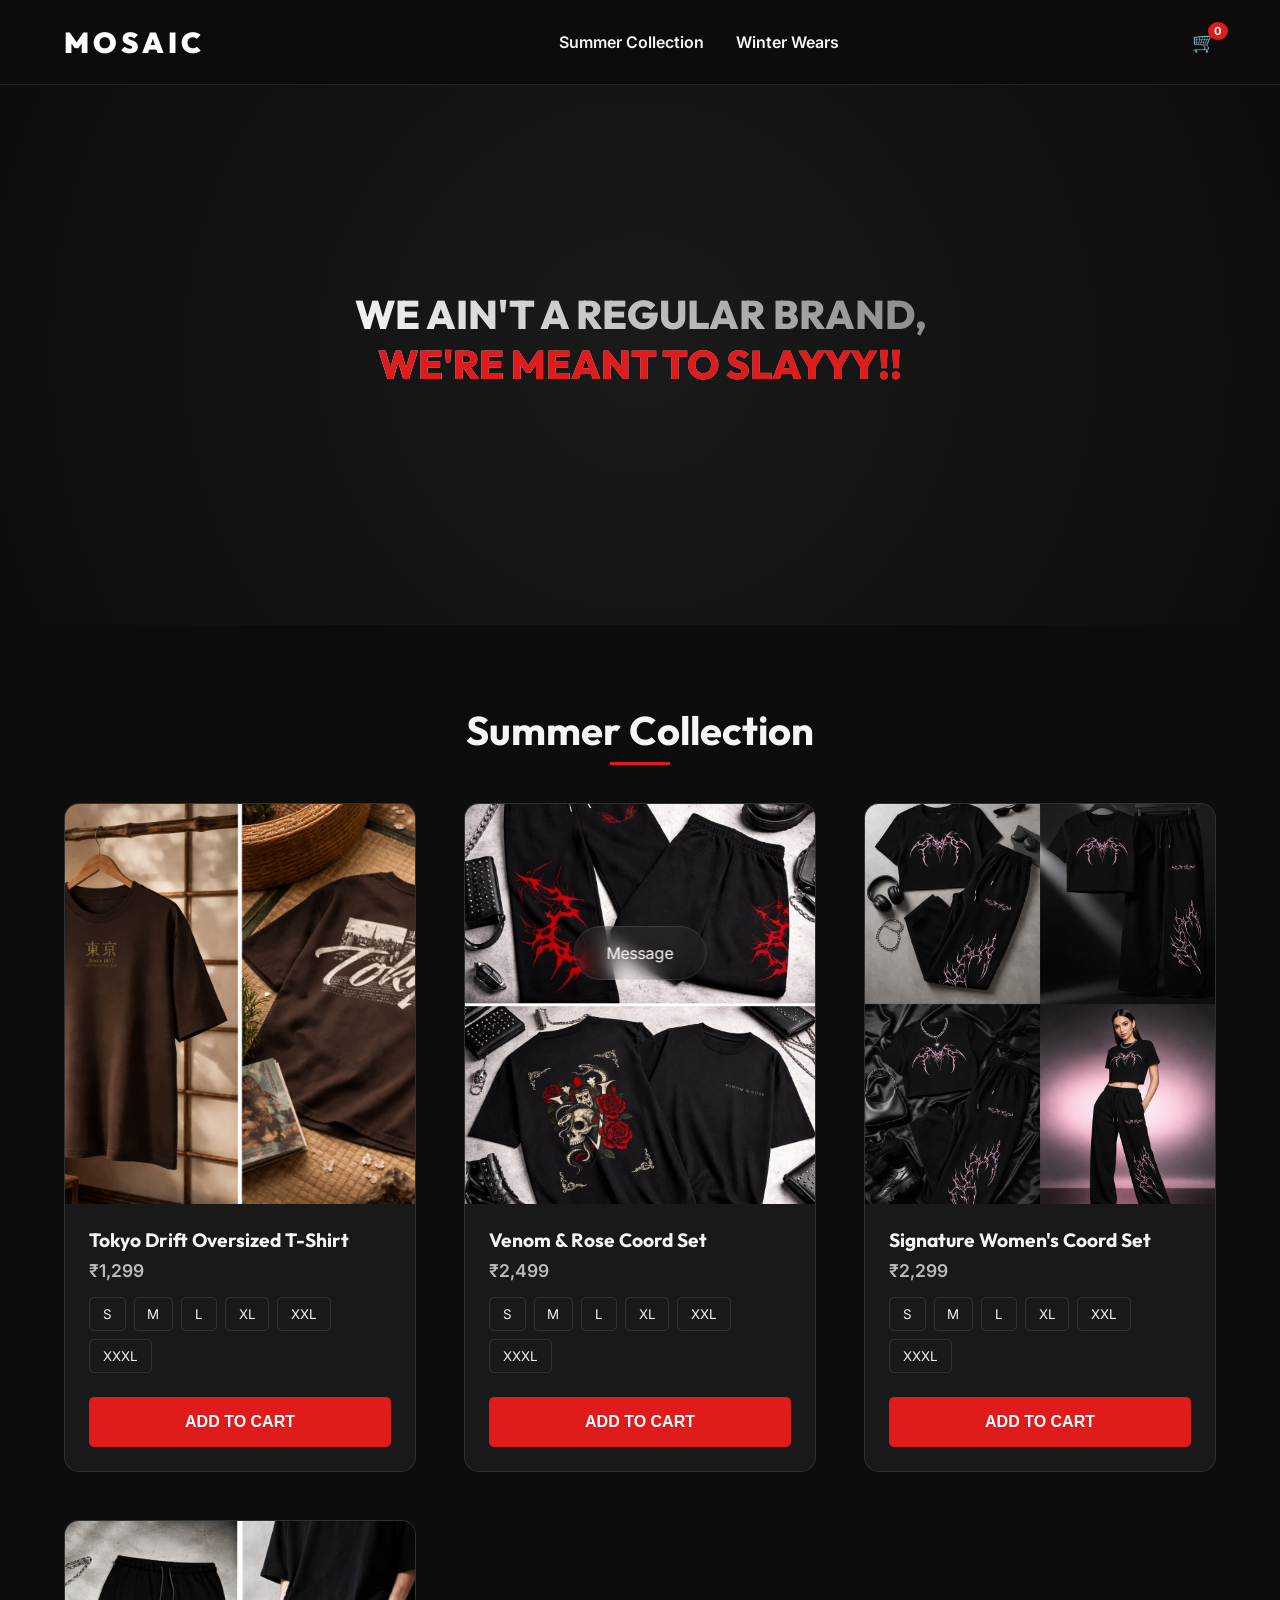
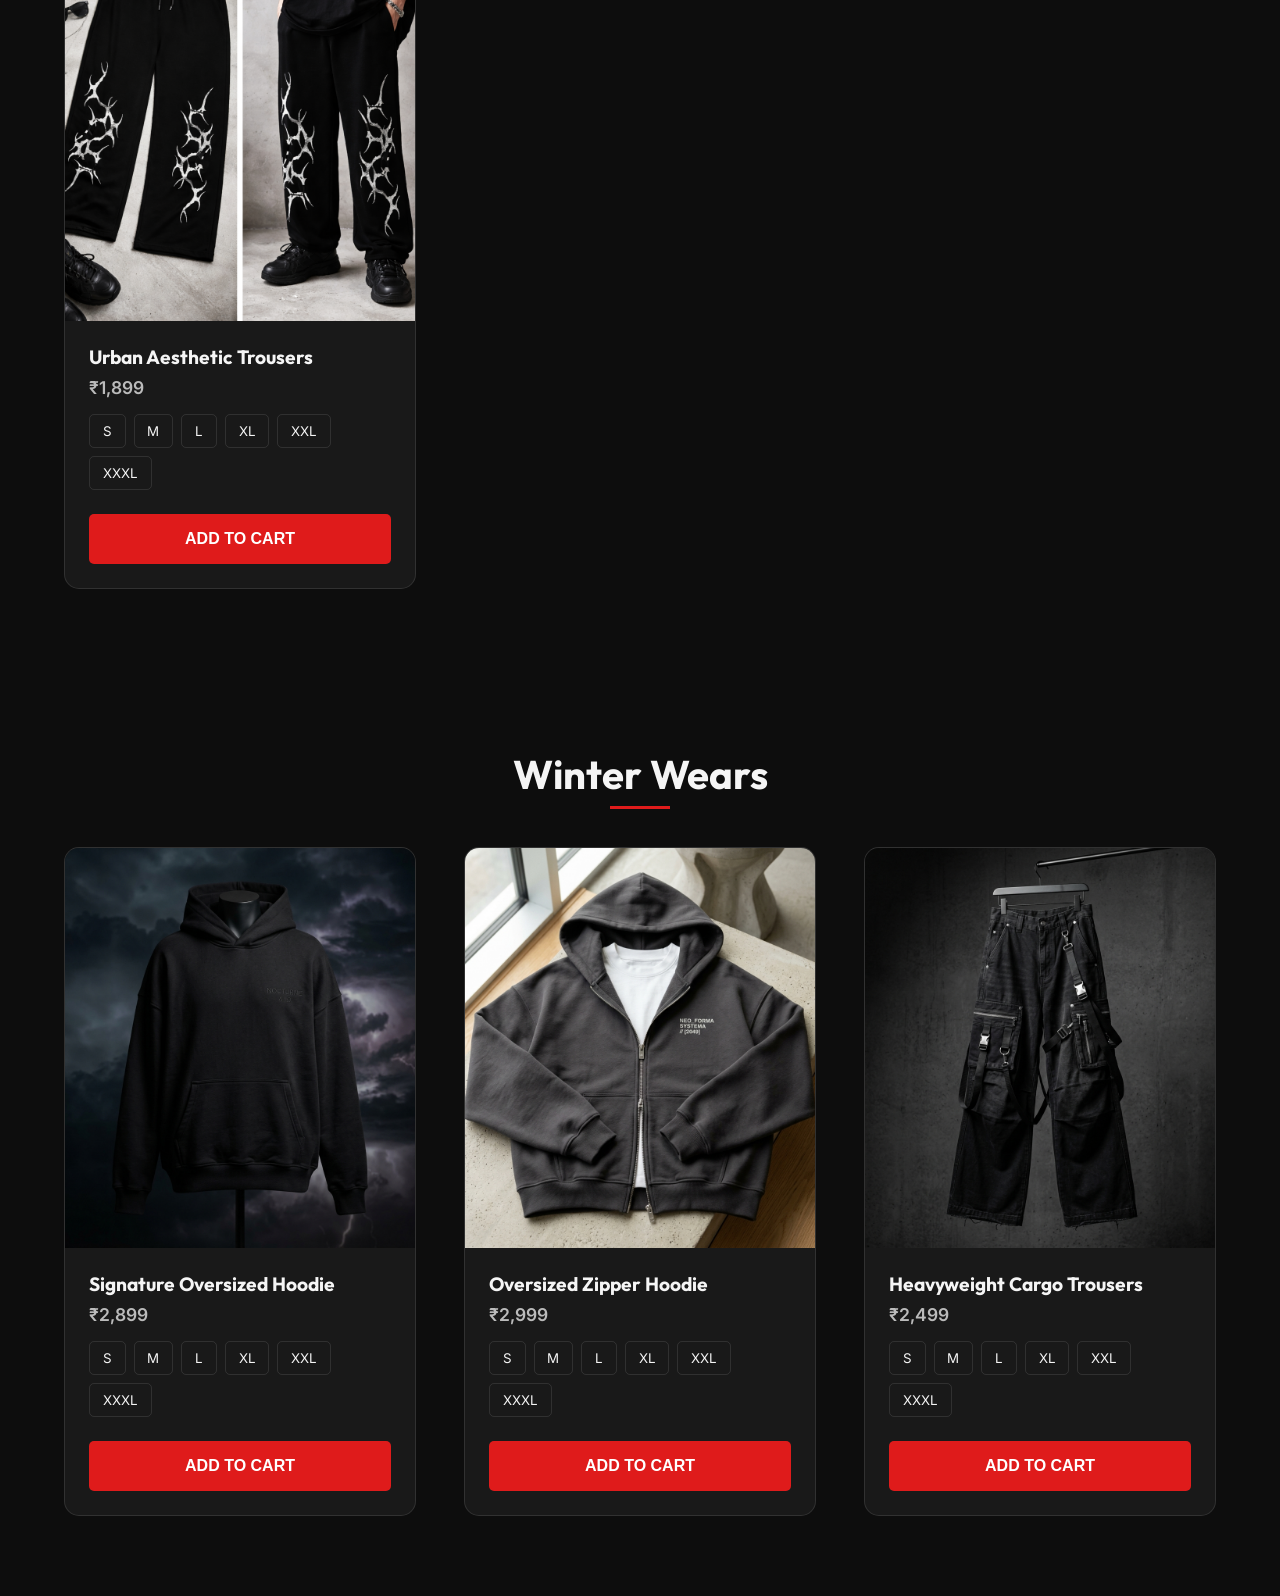
<file: mosaic/index.html>
<!DOCTYPE html>
<html lang="en">
<head>
    <meta charset="UTF-8">
    <meta name="viewport" content="width=device-width, initial-scale=1.0">
    <title>MOSAIC | Home</title>
    <link rel="stylesheet" href="css/style.css">
</head>
<body>
    <nav class="navbar">
        <div class="logo">MOSAIC</div>
        <div class="nav-links">
            <a href="#summer">Summer Collection</a>
            <a href="#winter">Winter Wears</a>
        </div>
        <div class="cart-icon" id="cart-icon">
            🛒 <span class="cart-count" id="cart-count">0</span>
        </div>
    </nav>

    <header class="hero">
        <h1 class="slogan">we ain't a regular brand,<br><span class="accent-text">we're meant to slayyy!!</span></h1>
    </header>

    <main>
        <!-- Summer Collection -->
        <section id="summer" class="collection-section">
            <h2 class="section-title">Summer Collection</h2>
            <div class="product-grid">
                
                <!-- Product 1 -->
                <div class="product-card" data-id="p1">
                    <div class="product-img-container">
                        <img src="images/Tokyo Drift Oversized Tshirt.png" alt="Tokyo Drift Oversized Tshirt" class="product-img">
                    </div>
                    <div class="product-info">
                        <h3 class="product-name">Tokyo Drift Oversized T-Shirt</h3>
                        <p class="product-price">₹1,299</p>
                        <div class="size-selector">
                            <button class="size-btn" data-size="S">S</button>
                            <button class="size-btn" data-size="M">M</button>
                            <button class="size-btn" data-size="L">L</button>
                            <button class="size-btn" data-size="XL">XL</button>
                            <button class="size-btn" data-size="XXL">XXL</button>
                            <button class="size-btn" data-size="XXXL">XXXL</button>
                        </div>
                        <button class="add-to-cart-btn">Add to Cart</button>
                    </div>
                </div>

                <!-- Product 2 -->
                <div class="product-card" data-id="p2">
                    <div class="product-img-container">
                        <img src="images/VENOM AND ROSE COORD SET.png" alt="Venom and Rose Coord Set" class="product-img">
                    </div>
                    <div class="product-info">
                        <h3 class="product-name">Venom & Rose Coord Set</h3>
                        <p class="product-price">₹2,499</p>
                        <div class="size-selector">
                            <button class="size-btn" data-size="S">S</button>
                            <button class="size-btn" data-size="M">M</button>
                            <button class="size-btn" data-size="L">L</button>
                            <button class="size-btn" data-size="XL">XL</button>
                            <button class="size-btn" data-size="XXL">XXL</button>
                            <button class="size-btn" data-size="XXXL">XXXL</button>
                        </div>
                        <button class="add-to-cart-btn">Add to Cart</button>
                    </div>
                </div>

                <!-- Product 3 -->
                <div class="product-card" data-id="p3">
                    <div class="product-img-container">
                        <img src="images/Women Coordset.jpeg" alt="Women Coordset" class="product-img">
                    </div>
                    <div class="product-info">
                        <h3 class="product-name">Signature Women's Coord Set</h3>
                        <p class="product-price">₹2,299</p>
                        <div class="size-selector">
                            <button class="size-btn" data-size="S">S</button>
                            <button class="size-btn" data-size="M">M</button>
                            <button class="size-btn" data-size="L">L</button>
                            <button class="size-btn" data-size="XL">XL</button>
                            <button class="size-btn" data-size="XXL">XXL</button>
                            <button class="size-btn" data-size="XXXL">XXXL</button>
                        </div>
                        <button class="add-to-cart-btn">Add to Cart</button>
                    </div>
                </div>

                <!-- Product 4 -->
                <div class="product-card" data-id="p4">
                    <div class="product-img-container">
                        <img src="images/Urban streetwear aesthetic in focus.png" alt="Summer Trousers" class="product-img">
                    </div>
                    <div class="product-info">
                        <h3 class="product-name">Urban Aesthetic Trousers</h3>
                        <p class="product-price">₹1,899</p>
                        <div class="size-selector">
                            <button class="size-btn" data-size="S">S</button>
                            <button class="size-btn" data-size="M">M</button>
                            <button class="size-btn" data-size="L">L</button>
                            <button class="size-btn" data-size="XL">XL</button>
                            <button class="size-btn" data-size="XXL">XXL</button>
                            <button class="size-btn" data-size="XXXL">XXXL</button>
                        </div>
                        <button class="add-to-cart-btn">Add to Cart</button>
                    </div>
                </div>

            </div>
        </section>

        <!-- Winter Wears -->
        <section id="winter" class="collection-section">
            <h2 class="section-title">Winter Wears</h2>
            <div class="product-grid">

                <!-- Product 5 -->
                <div class="product-card" data-id="p5">
                    <div class="product-img-container">
                        <img src="images/oversized_hoodie_1776276939741.png" alt="Oversized Hoodie" class="product-img">
                    </div>
                    <div class="product-info">
                        <h3 class="product-name">Signature Oversized Hoodie</h3>
                        <p class="product-price">₹2,899</p>
                        <div class="size-selector">
                            <button class="size-btn" data-size="S">S</button>
                            <button class="size-btn" data-size="M">M</button>
                            <button class="size-btn" data-size="L">L</button>
                            <button class="size-btn" data-size="XL">XL</button>
                            <button class="size-btn" data-size="XXL">XXL</button>
                            <button class="size-btn" data-size="XXXL">XXXL</button>
                        </div>
                        <button class="add-to-cart-btn">Add to Cart</button>
                    </div>
                </div>

                <!-- Product 6 -->
                <div class="product-card" data-id="p6">
                    <div class="product-img-container">
                        <img src="images/zipper_hoodie_1776276965808.png" alt="Zipper Hoodie" class="product-img">
                    </div>
                    <div class="product-info">
                        <h3 class="product-name">Oversized Zipper Hoodie</h3>
                        <p class="product-price">₹2,999</p>
                        <div class="size-selector">
                            <button class="size-btn" data-size="S">S</button>
                            <button class="size-btn" data-size="M">M</button>
                            <button class="size-btn" data-size="L">L</button>
                            <button class="size-btn" data-size="XL">XL</button>
                            <button class="size-btn" data-size="XXL">XXL</button>
                            <button class="size-btn" data-size="XXXL">XXXL</button>
                        </div>
                        <button class="add-to-cart-btn">Add to Cart</button>
                    </div>
                </div>

                <!-- Product 7 -->
                <div class="product-card" data-id="p7">
                    <div class="product-img-container">
                        <img src="images/streetwear_trousers_1776277088946.png" alt="Winter Trousers" class="product-img">
                    </div>
                    <div class="product-info">
                        <h3 class="product-name">Heavyweight Cargo Trousers</h3>
                        <p class="product-price">₹2,499</p>
                        <div class="size-selector">
                            <button class="size-btn" data-size="S">S</button>
                            <button class="size-btn" data-size="M">M</button>
                            <button class="size-btn" data-size="L">L</button>
                            <button class="size-btn" data-size="XL">XL</button>
                            <button class="size-btn" data-size="XXL">XXL</button>
                            <button class="size-btn" data-size="XXXL">XXXL</button>
                        </div>
                        <button class="add-to-cart-btn">Add to Cart</button>
                    </div>
                </div>

            </div>
        </section>
    </main>

    <!-- Cart Overlay Structure -->
    <div class="cart-overlay" id="cart-overlay">
        <div class="cart-header">
            <h3>Your Cart</h3>
            <button class="close-cart" id="close-cart">&times;</button>
        </div>
        <div class="cart-items" id="cart-items">
            <!-- Items dynamically injected here -->
        </div>
        <div class="cart-footer">
            <div class="cart-total">
                <span>Total:</span>
                <span id="cart-total-price">₹0</span>
            </div>
            <button class="btn-primary" id="checkout-btn" style="width: 100%;">Proceed to Buy</button>
        </div>
    </div>

    <div class="toast" id="toast">Message</div>

    <script src="js/cart.js"></script>
</body>
</html>
</file>
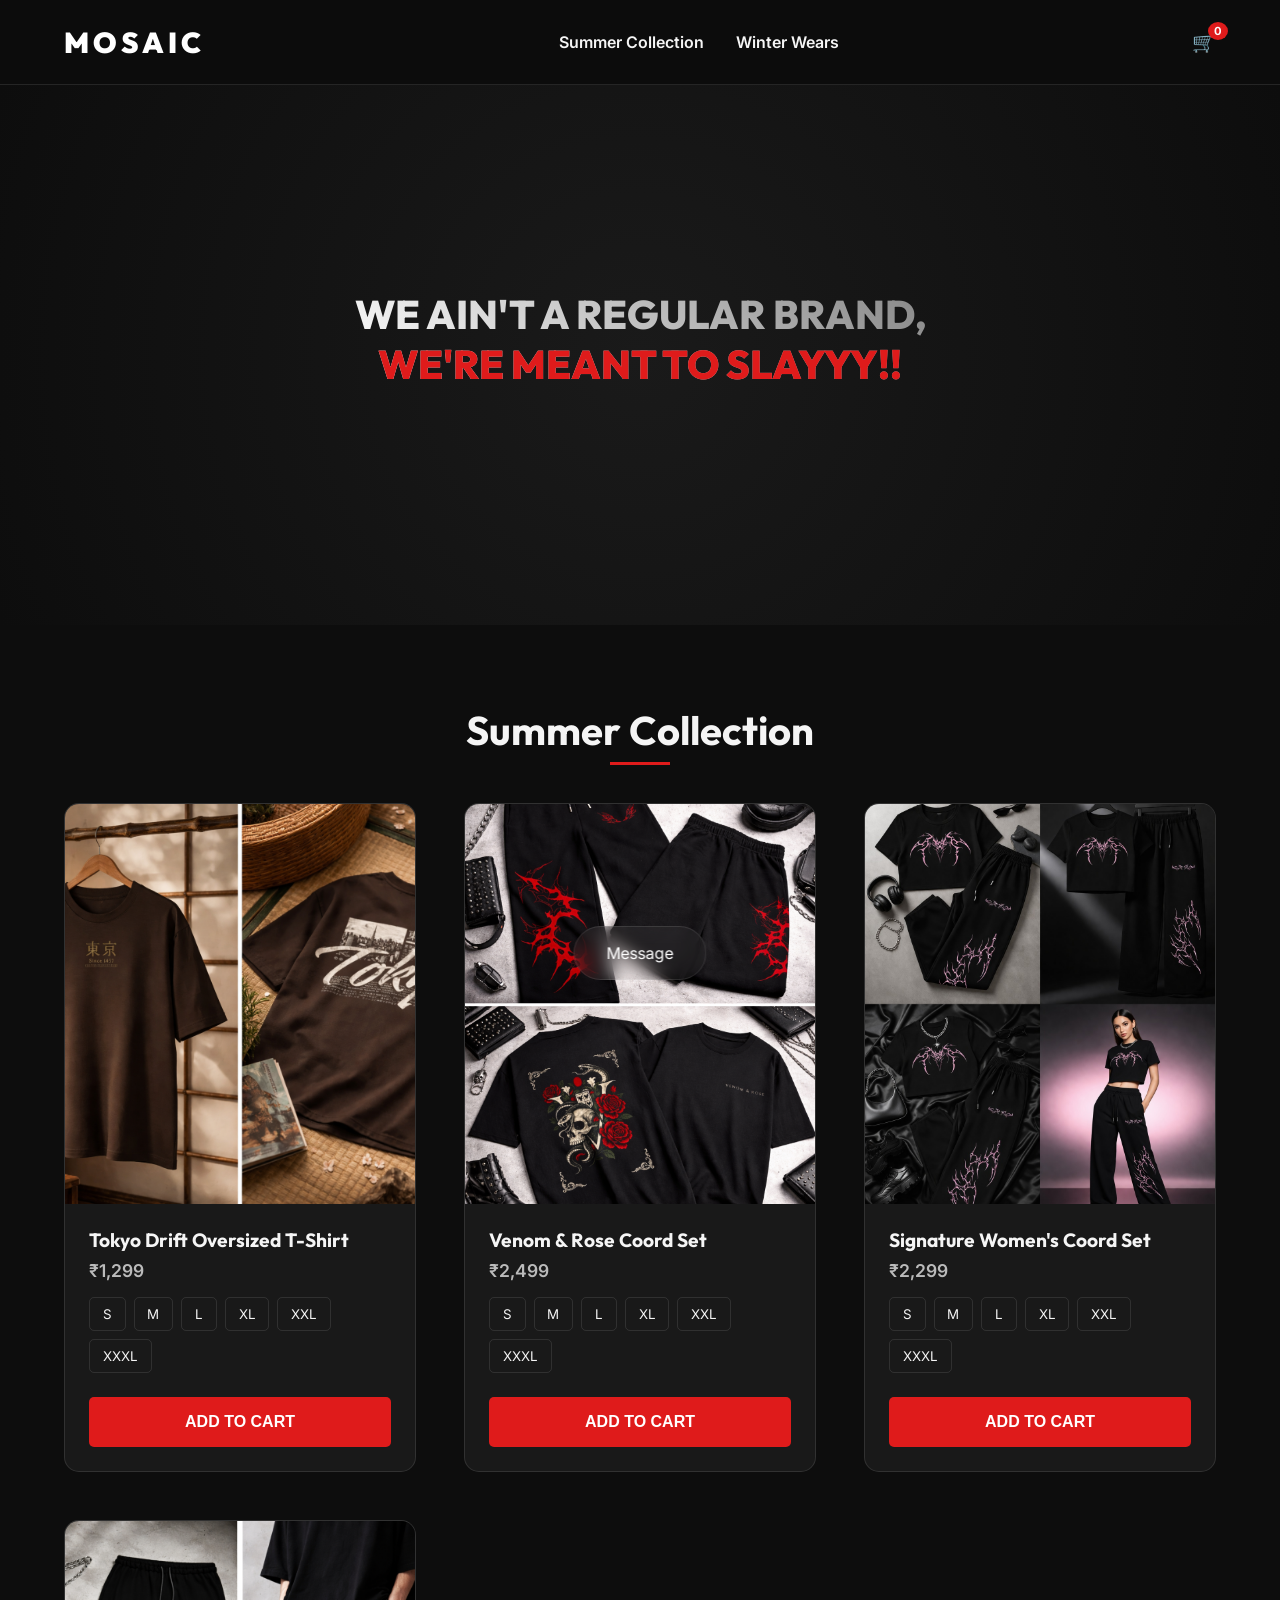
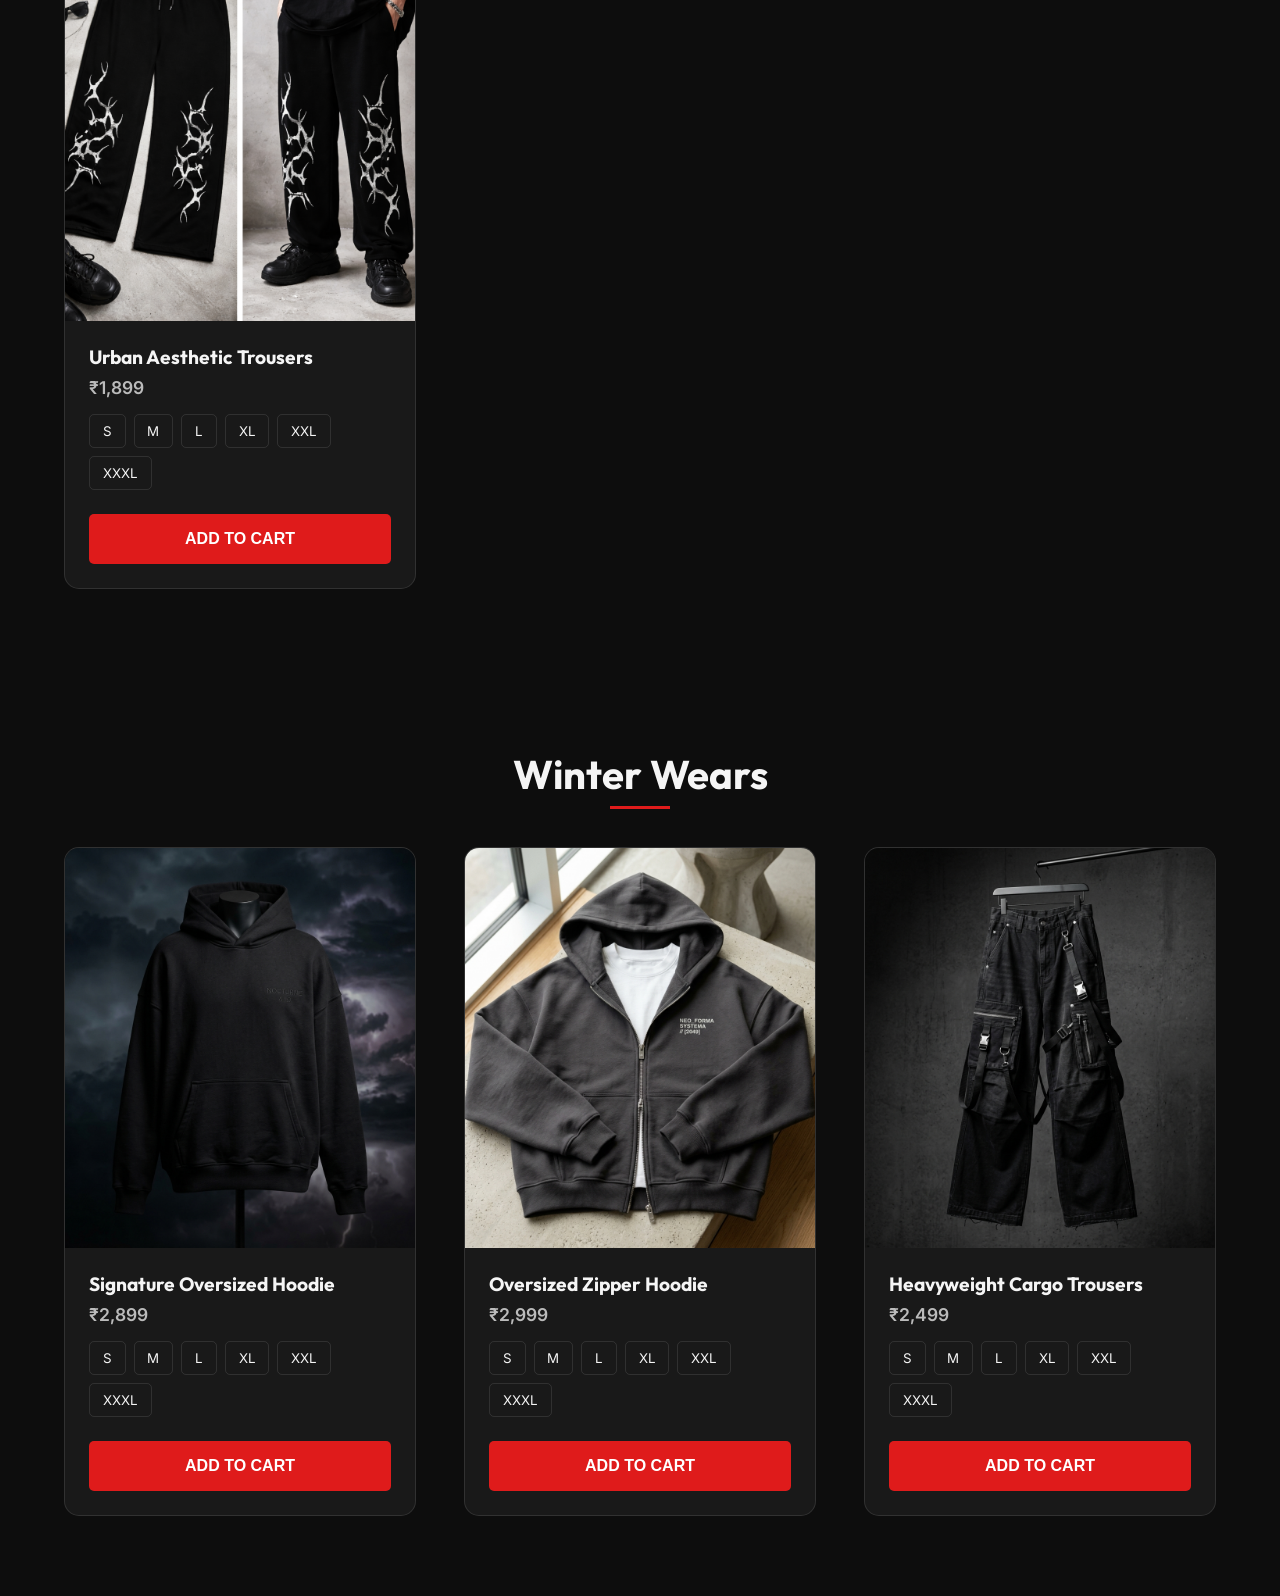
<file: mosaic/checkout.html>
<!DOCTYPE html>
<html lang="en">
<head>
    <meta charset="UTF-8">
    <meta name="viewport" content="width=device-width, initial-scale=1.0">
    <title>Checkout | MOSAIC</title>
    <link rel="stylesheet" href="css/style.css">
    <style>
        .checkout-container {
            max-width: 800px;
            margin: 5rem auto;
            display: grid;
            grid-template-columns: 1fr 1fr;
            gap: 2rem;
            padding: 0 2rem;
        }
        @media (max-width: 768px) {
            .checkout-container {
                grid-template-columns: 1fr;
            }
        }
        .form-section {
            background: var(--card-bg);
            padding: 2rem;
            border-radius: 15px;
            border: 1px solid var(--border-color);
        }
        .order-summary {
            background: rgba(223, 27, 27, 0.05);
            padding: 2rem;
            border-radius: 15px;
            border: 1px solid var(--accent-color);
        }
        .cart-item-preview {
            display: flex;
            justify-content: space-between;
            margin-bottom: 1rem;
            font-size: 0.9rem;
            border-bottom: 1px solid #333;
            padding-bottom: 0.5rem;
        }
        .success-overlay {
            position: fixed;
            top: 0; left: 0; width: 100%; height: 100vh;
            background: rgba(0,0,0,0.9);
            display: none;
            justify-content: center;
            align-items: center;
            flex-direction: column;
            z-index: 9999;
        }
        .success-overlay.active {
            display: flex;
        }
        .success-icon {
            font-size: 5rem;
            color: #4CAF50;
            margin-bottom: 1.5rem;
        }
    </style>
</head>
<body>
    <nav class="navbar" style="justify-content: center;">
        <h1 class="logo">MOSAIC <span style="font-size:1rem;font-weight:400;letter-spacing:1px;color:#aaa">| SECURE CHECKOUT</span></h1>
    </nav>

    <div class="checkout-container">
        <!-- Payment Form -->
        <div class="form-section">
            <h2 style="margin-bottom: 1.5rem;">Payment Gateway</h2>
            <form id="payment-form">
                <div class="input-group">
                    <label>Full Name</label>
                    <input type="text" required placeholder="John Doe">
                </div>
                <div class="input-group">
                    <label>Card Number</label>
                    <input type="text" required placeholder="XXXX XXXX XXXX XXXX" maxlength="19">
                </div>
                <div style="display: flex; gap: 1rem;">
                    <div class="input-group" style="flex: 1;">
                        <label>Expiry (MM/YY)</label>
                        <input type="text" required placeholder="12/25" maxlength="5">
                    </div>
                    <div class="input-group" style="flex: 1;">
                        <label>CVV</label>
                        <input type="password" required placeholder="XXX" maxlength="3">
                    </div>
                </div>
                <button type="submit" class="btn-primary" style="margin-top: 1rem;">Pay Now</button>
            </form>
        </div>

        <!-- Order Summary -->
        <div class="order-summary">
            <h2 style="margin-bottom: 1.5rem;">Order Summary</h2>
            <div id="checkout-items" style="margin-bottom: 1.5rem;">
                <!-- Injected via JS -->
            </div>
            <div style="display: flex; justify-content: space-between; font-size: 1.2rem; font-weight: bold; margin-top: 1rem; border-top: 2px solid #555; padding-top: 1rem;">
                <span>Total to Pay:</span>
                <span id="checkout-total">₹0</span>
            </div>
        </div>
    </div>

    <!-- Success Screen -->
    <div class="success-overlay" id="success-screen">
        <div class="success-icon">✓</div>
        <h1 style="font-family: 'Outfit'; font-size: 3rem; margin-bottom: 1rem;">ORDER CONFIRMED</h1>
        <p style="color: #aaa; margin-bottom: 2rem;">You're ready to slay.</p>
        <button class="btn-primary" style="width: auto; padding: 1rem 3rem;" onclick="window.location.href='index.html'">Return to Store</button>
    </div>

    <script>
        document.addEventListener('DOMContentLoaded', () => {
            const cart = JSON.parse(localStorage.getItem('mosaicCart')) || [];
            const itemsContainer = document.getElementById('checkout-items');
            const totalEl = document.getElementById('checkout-total');
            
            if (cart.length === 0) {
                alert('Your cart is empty! Redirecting to shop.');
                window.location.href = 'index.html';
                return;
            }

            let total = 0;
            cart.forEach(item => {
                total += item.price;
                itemsContainer.innerHTML += `
                    <div class="cart-item-preview">
                        <span>${item.name} (${item.size})</span>
                        <span>₹${item.price.toLocaleString('en-IN')}</span>
                    </div>
                `;
            });
            
            totalEl.innerText = '₹' + total.toLocaleString('en-IN');

            document.getElementById('payment-form').addEventListener('submit', (e) => {
                e.preventDefault();
                // Clear cart on success
                localStorage.removeItem('mosaicCart');
                document.getElementById('success-screen').classList.add('active');
            });
        });
    </script>
</body>
</html>
</file>
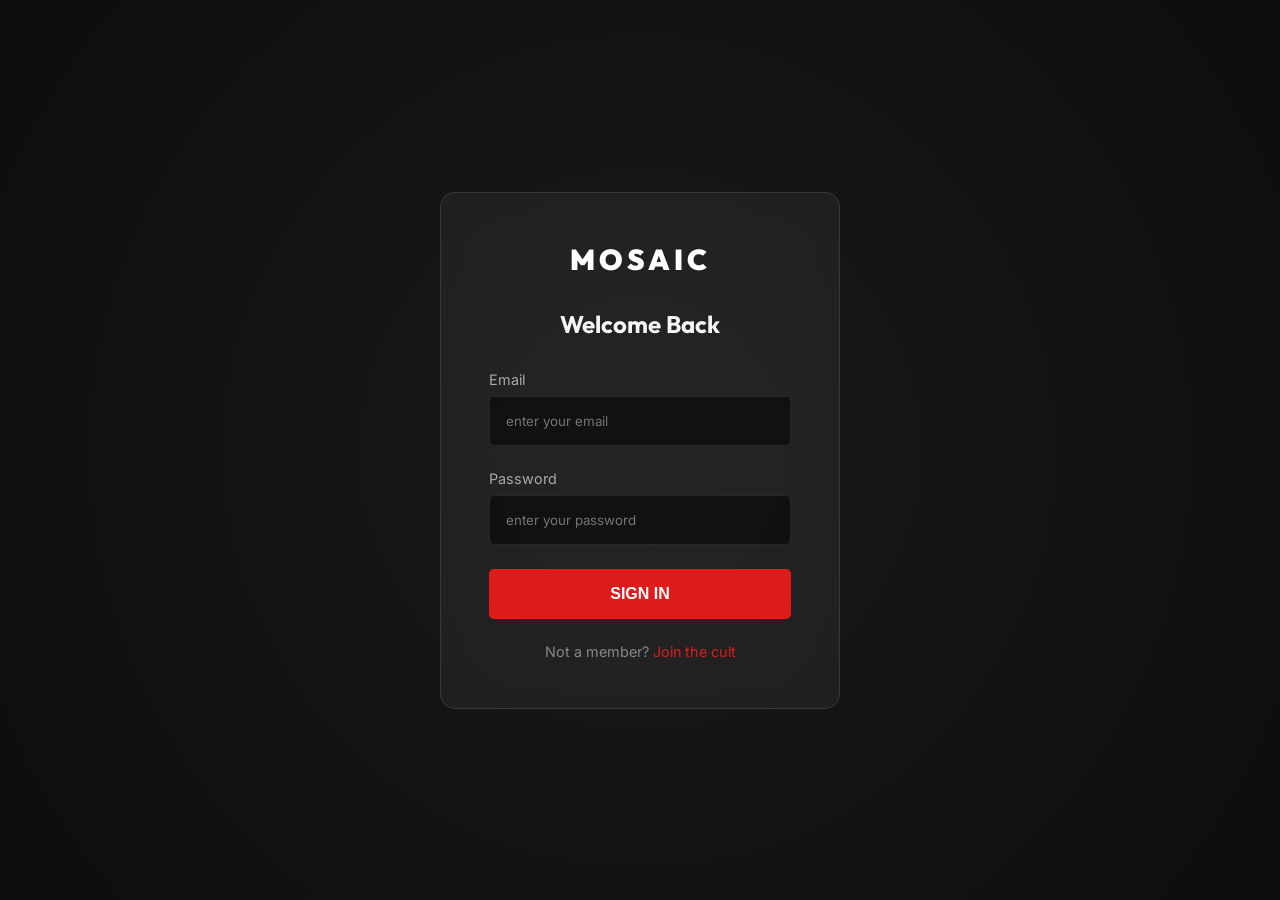
<file: mosaic/login.html>
<!DOCTYPE html>
<html lang="en">
<head>
    <meta charset="UTF-8">
    <meta name="viewport" content="width=device-width, initial-scale=1.0">
    <title>Sign In | MOSAIC</title>
    <link rel="stylesheet" href="css/style.css">
</head>
<body>
    <div class="auth-container">
        <div class="auth-box">
            <h1 class="logo" style="margin-bottom: 2rem;">MOSAIC</h1>
            <h2>Welcome Back</h2>
            <form id="login-form">
                <div class="input-group">
                    <label for="email">Email</label>
                    <input type="email" id="email" required placeholder="enter your email">
                </div>
                <div class="input-group">
                    <label for="password">Password</label>
                    <input type="password" id="password" required placeholder="enter your password">
                </div>
                <button type="submit" class="btn-primary">Sign In</button>
            </form>
            <p style="margin-top: 1.5rem; color: #888; font-size: 0.9rem;">
                Not a member? <a href="#" style="color: var(--accent-color);">Join the cult</a>
            </p>
        </div>
    </div>

    <script>
        document.getElementById('login-form').addEventListener('submit', function(e) {
            e.preventDefault();
            // Simple redirect to home page
            window.location.href = 'index.html';
        });
    </script>
</body>
</html>
</file>
<file: mosaic/css/style.css>
@import url('https://fonts.googleapis.com/css2?family=Inter:wght@300;400;600;800&family=Outfit:wght@400;600;900&display=swap');

:root {
    --bg-color: #0d0d0d;
    --text-color: #f5f5f5;
    --accent-color: #df1b1b;
    --card-bg: rgba(255, 255, 255, 0.05);
    --border-color: rgba(255, 255, 255, 0.1);
    --glass-blur: 10px;
}

* {
    margin: 0;
    padding: 0;
    box-sizing: border-box;
}

body {
    background-color: var(--bg-color);
    color: var(--text-color);
    font-family: 'Inter', sans-serif;
    overflow-x: hidden;
}

a {
    text-decoration: none;
    color: inherit;
}

ul {
    list-style: none;
}

/* Typography styles */
h1, h2, h3 {
    font-family: 'Outfit', sans-serif;
}

.title {
    font-size: 3rem;
    font-weight: 900;
    text-transform: uppercase;
    letter-spacing: 2px;
}

/* Navbar */
.navbar {
    display: flex;
    justify-content: space-between;
    align-items: center;
    padding: 1.5rem 5%;
    position: sticky;
    top: 0;
    z-index: 1000;
    background: rgba(13, 13, 13, 0.8);
    backdrop-filter: blur(var(--glass-blur));
    border-bottom: 1px solid var(--border-color);
}

.logo {
    font-family: 'Outfit', sans-serif;
    font-size: 1.8rem;
    font-weight: 900;
    letter-spacing: 4px;
    color: #fff;
}

.nav-links {
    display: flex;
    gap: 2rem;
}

.nav-links a {
    font-weight: 600;
    transition: color 0.3s ease;
}

.nav-links a:hover {
    color: var(--accent-color);
}

.cart-icon {
    position: relative;
    cursor: pointer;
    font-size: 1.2rem;
}

.cart-count {
    position: absolute;
    top: -8px;
    right: -12px;
    background-color: var(--accent-color);
    color: white;
    font-size: 0.7rem;
    padding: 2px 6px;
    border-radius: 50%;
    font-weight: bold;
}

/* Hero Section */
.hero {
    height: 60vh;
    display: flex;
    flex-direction: column;
    justify-content: center;
    align-items: center;
    text-align: center;
    background: radial-gradient(circle at center, #1a1a1a 0%, #0d0d0d 100%);
    position: relative;
}

.slogan {
    font-size: 2.5rem;
    font-family: 'Outfit', sans-serif;
    font-weight: 800;
    margin-bottom: 2rem;
    text-transform: uppercase;
    background: -webkit-linear-gradient(45deg, #fff, #888);
    -webkit-background-clip: text;
    -webkit-text-fill-color: transparent;
}

.accent-text {
    color: var(--accent-color);
    -webkit-text-fill-color: var(--accent-color);
}

/* Sections */
.collection-section {
    padding: 5rem 5%;
}

.section-title {
    font-size: 2.5rem;
    margin-bottom: 3rem;
    text-align: center;
    position: relative;
}

.section-title::after {
    content: '';
    position: absolute;
    bottom: -10px;
    left: 50%;
    transform: translateX(-50%);
    width: 60px;
    height: 3px;
    background-color: var(--accent-color);
}

/* Product Grid */
.product-grid {
    display: grid;
    grid-template-columns: repeat(auto-fit, minmax(300px, 1fr));
    gap: 3rem;
}

.product-card {
    background: var(--card-bg);
    border: 1px solid var(--border-color);
    border-radius: 15px;
    overflow: hidden;
    transition: transform 0.3s ease, box-shadow 0.3s ease;
    display: flex;
    flex-direction: column;
}

.product-card:hover {
    transform: translateY(-10px);
    box-shadow: 0 15px 30px rgba(0,0,0,0.5);
    border-color: rgba(255,255,255,0.2);
}

.product-img-container {
    width: 100%;
    height: 400px;
    overflow: hidden;
}

.product-img {
    width: 100%;
    height: 100%;
    object-fit: cover;
    transition: transform 0.5s ease;
}

.product-card:hover .product-img {
    transform: scale(1.05);
}

.product-info {
    padding: 1.5rem;
    display: flex;
    flex-direction: column;
    flex-grow: 1;
}

.product-name {
    font-size: 1.2rem;
    margin-bottom: 0.5rem;
}

.product-price {
    font-size: 1.1rem;
    color: #bbb;
    margin-bottom: 1rem;
    font-weight: 600;
}

.size-selector {
    display: flex;
    gap: 0.5rem;
    margin-bottom: 1.5rem;
    flex-wrap: wrap;
}

.size-btn {
    background: transparent;
    border: 1px solid var(--border-color);
    color: var(--text-color);
    padding: 0.5rem 0.8rem;
    border-radius: 5px;
    cursor: pointer;
    transition: all 0.2s ease;
    font-family: inherit;
}

.size-btn.selected, .size-btn:hover {
    background: var(--text-color);
    color: var(--bg-color);
    border-color: var(--text-color);
}

.add-to-cart-btn {
    margin-top: auto;
    width: 100%;
    padding: 1rem;
    background-color: var(--accent-color);
    color: white;
    border: none;
    border-radius: 5px;
    font-size: 1rem;
    font-weight: bold;
    cursor: pointer;
    text-transform: uppercase;
    transition: background-color 0.3s ease;
}

.add-to-cart-btn:hover {
    background-color: #ff3333;
}

/* Forms / Login */
.auth-container {
    height: 100vh;
    display: flex;
    justify-content: center;
    align-items: center;
    background: radial-gradient(circle at center, #1a1a1a 0%, #0d0d0d 100%);
}

.auth-box {
    background: var(--card-bg);
    border: 1px solid var(--border-color);
    backdrop-filter: blur(var(--glass-blur));
    padding: 3rem;
    border-radius: 15px;
    width: 100%;
    max-width: 400px;
    text-align: center;
}

.auth-box h2 {
    margin-bottom: 2rem;
}

.input-group {
    margin-bottom: 1.5rem;
    text-align: left;
}

.input-group label {
    display: block;
    margin-bottom: 0.5rem;
    font-size: 0.9rem;
    color: #aaa;
}

.input-group input {
    width: 100%;
    padding: 1rem;
    background: rgba(0,0,0,0.5);
    border: 1px solid var(--border-color);
    border-radius: 5px;
    color: white;
    font-family: inherit;
}

.input-group input:focus {
    outline: none;
    border-color: var(--accent-color);
}

.btn-primary {
    width: 100%;
    padding: 1rem;
    background-color: var(--accent-color);
    color: white;
    border: none;
    border-radius: 5px;
    font-size: 1rem;
    font-weight: bold;
    cursor: pointer;
    text-transform: uppercase;
    transition: background-color 0.3s ease;
}

.btn-primary:hover {
    background-color: #ff3333;
}

/* Cart Overlay */
.cart-overlay {
    position: fixed;
    top: 0;
    right: -100%;
    width: 400px;
    max-width: 100%;
    height: 100vh;
    background: #111;
    z-index: 2000;
    border-left: 1px solid var(--border-color);
    transition: right 0.4s ease;
    display: flex;
    flex-direction: column;
}

.cart-overlay.open {
    right: 0;
}

.cart-header {
    padding: 2rem;
    display: flex;
    justify-content: space-between;
    align-items: center;
    border-bottom: 1px solid var(--border-color);
}

.close-cart {
    background: none;
    border: none;
    color: white;
    font-size: 2rem;
    cursor: pointer;
}

.cart-items {
    flex-grow: 1;
    overflow-y: auto;
    padding: 2rem;
}

.cart-item {
    display: flex;
    gap: 1rem;
    margin-bottom: 1.5rem;
    padding-bottom: 1.5rem;
    border-bottom: 1px solid #333;
}

.cart-item-img {
    width: 80px;
    height: 100px;
    object-fit: cover;
    border-radius: 5px;
}

.cart-item-details {
    flex-grow: 1;
}

.cart-item-title {
    font-weight: 600;
    margin-bottom: 0.5rem;
}

.cart-item-size {
    font-size: 0.9rem;
    color: #888;
    margin-bottom: 0.5rem;
}

.remove-item {
    background: none;
    border: none;
    color: var(--accent-color);
    cursor: pointer;
    font-size: 0.8rem;
    text-transform: uppercase;
}

.cart-footer {
    padding: 2rem;
    border-top: 1px solid var(--border-color);
}

.cart-total {
    display: flex;
    justify-content: space-between;
    font-size: 1.2rem;
    font-weight: bold;
    margin-bottom: 1rem;
}

/* Toast Notification */
.toast {
    position: fixed;
    bottom: 20px;
    left: 50%;
    transform: translateX(-50%) translateY(100px);
    background: var(--card-bg);
    backdrop-filter: blur(10px);
    border: 1px solid var(--border-color);
    padding: 1rem 2rem;
    border-radius: 50px;
    color: white;
    transition: transform 0.3s ease;
    z-index: 3000;
}
.toast.show {
    transform: translateX(-50%) translateY(0);
}
</file>
